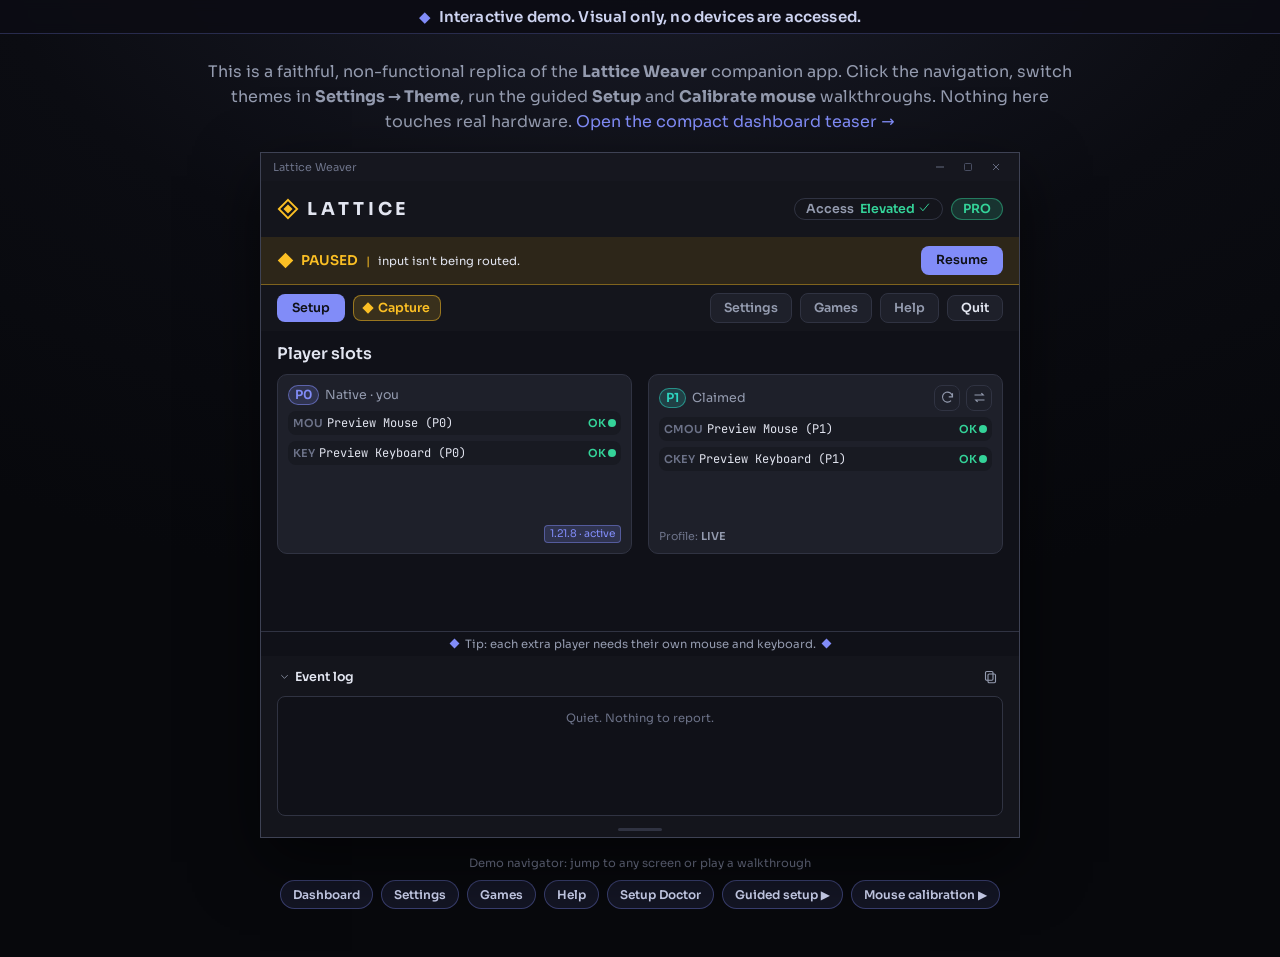
<file: weaver-demo/index.html>
<!DOCTYPE html>
<html lang="en">
<head>
<meta charset="utf-8" />
<meta name="viewport" content="width=device-width, initial-scale=1" />
<title>Lattice Weaver: Interactive Demo</title>
<meta name="description" content="Explore the Lattice Weaver companion app's interface in your browser. Visual and navigational only. No devices are accessed." />
<link rel="icon" type="image/png" href="../favicon.png" />
<link rel="preconnect" href="https://fonts.googleapis.com" />
<link rel="preconnect" href="https://fonts.gstatic.com" crossorigin />
<link href="https://fonts.googleapis.com/css2?family=Sora:wght@400;600;700&family=Chakra+Petch:wght@400;600;700&family=Space+Grotesk:wght@400;600;700&family=Saira:wght@400;600;700&family=JetBrains+Mono:wght@400&display=swap" rel="stylesheet" />
<link rel="stylesheet" href="css/weaver.css" />
</head>
<body>

<div class="demo-notice">
  <span class="dot">◆</span>
  <span>Interactive demo. Visual only, no devices are accessed. <a class="open-newtab" href="index.html" target="_blank" rel="noopener">Open in a new tab</a></span>
</div>

<div class="demo-stage">
  <div class="demo-sub" id="intro">
    This is a faithful, non-functional replica of the <b>Lattice Weaver</b> companion app.
    Click the navigation, switch themes in <b>Settings → Theme</b>, run the guided
    <b>Setup</b> and <b>Calibrate mouse</b> walkthroughs. Nothing here touches real hardware.
    <a href="teaser.html" target="_blank" rel="noopener">Open the compact dashboard teaser →</a>
  </div>

  <div class="weaver-scaler" id="scaler">
  <div class="weaver-window" id="window">

    <!-- ===== titlebar (28px) ===== -->
    <div class="wv-titlebar">
      <div class="title">Lattice Weaver</div>
      <div class="wv-caption">
        <div class="wv-capbtn" title="Minimize to tray" data-icon="minimize"></div>
        <div class="wv-capbtn disabled" data-icon="maximize"></div>
        <div class="wv-capbtn" title="Close to tray" data-icon="close"></div>
      </div>
    </div>

    <!-- ===== header (56px) ===== -->
    <div class="wv-header">
      <div class="wv-brand">
        <span class="wv-jewel" id="headJewel" data-jewel></span>
        <span class="wv-wordmark">LATTICE</span>
      </div>
      <div class="wv-header-right">
        <div class="wv-chip access" title="Elevated access (demo)">
          <span class="k">Access</span>
          <span class="v">Elevated <span data-icon="check"></span></span>
        </div>
        <div class="wv-chip license lic" id="licenseChip" title="PRO (demo)">PRO</div>
      </div>
    </div>

    <!-- ===== banner strip (routing state) ===== -->
    <div class="wv-banner" id="banner">
      <span class="bdot"><span class="diamond"></span></span>
      <span class="prefix" id="bannerPrefix">PAUSED</span>
      <span class="sep">|</span>
      <span class="rest" id="bannerRest">input isn't being routed.</span>
      <span class="spacer"></span>
      <button class="btn primary" id="resumeBtn">Resume</button>
    </div>

    <!-- ===== toolbar (46px) ===== -->
    <div class="wv-toolbar">
      <button class="btn primary" id="setupBtn">Setup</button>
      <div class="capbtn" id="captureBtn"><span class="cdot"></span><span>Capture</span></div>
      <div class="right">
        <button class="navbtn" data-nav="settings">Settings</button>
        <button class="navbtn" data-nav="games">Games</button>
        <button class="navbtn" data-nav="help">Help</button>
        <button class="btn secondary" id="quitBtn">Quit</button>
      </div>
    </div>

    <!-- ===== body ===== -->
    <div class="wv-body" id="body">

      <!-- ---------- Dashboard ---------- -->
      <section class="screen active" data-screen="dashboard">
        <div class="section-title">Player slots</div>
        <div class="slots-grid" id="slotsGrid"></div>
      </section>

      <!-- ---------- Settings ---------- -->
      <section class="screen" data-screen="settings">
        <div class="page-head">
          <button class="iconbtn" data-home data-icon="back"></button>
          <div class="title">Settings</div>
        </div>
        <div class="page-rule"></div>
        <div class="tab-strip">
          <button class="navbtn active" data-stab="app">App</button>
          <button class="navbtn" data-stab="theme">Theme</button>
        </div>
        <div data-settings-tab="app" id="settingsApp"></div>
        <div data-settings-tab="theme" id="settingsTheme" style="display:none"></div>
      </section>

      <!-- ---------- Games ---------- -->
      <section class="screen" data-screen="games">
        <div class="page-head">
          <button class="iconbtn" data-home data-icon="back"></button>
          <div class="title">Games</div>
        </div>
        <div class="page-rule"></div>
        <div class="games-top"><button class="btn secondary">Install adapter…</button></div>
        <div id="gamesList"></div>
      </section>

      <!-- ---------- Setup Doctor ---------- -->
      <section class="screen" data-screen="doctor">
        <div class="page-head">
          <button class="iconbtn" data-home data-icon="back"></button>
          <div class="title">Setup Doctor</div>
        </div>
        <div class="page-rule"></div>
        <div class="doctor-top">
          <span class="lastrun">last run 21:52:37</span>
          <button class="btn primary" id="repairAll">Repair all</button>
        </div>
        <div id="doctorChecks"></div>
        <div style="height:4px"></div>
        <div class="section-title" style="font-size:var(--sz-label);color:var(--muted)">TOOLS</div>
        <div class="tools-row" style="margin-top:6px">
          <button class="btn secondary">Verify device locks</button>
          <button class="btn secondary">Input health check</button>
          <button class="btn secondary" id="calibrateBtn">Calibrate mouse</button>
        </div>
      </section>

      <!-- ---------- Help ---------- -->
      <section class="screen" data-screen="help">
        <div class="page-head">
          <button class="iconbtn" data-home data-icon="back"></button>
          <div class="title">Help</div>
        </div>
        <div class="page-rule"></div>

        <div class="card help-about">
          <span class="jewel" data-jewel></span>
          <div>
            <div class="v1">Lattice Weaver v2.0.0</div>
            <div class="v2">build 995614d+ · 2026-10-15 · debug</div>
            <div class="v3">Local cooperative play in which each player uses their own keyboard and mouse in their own instance.</div>
          </div>
        </div>
        <div style="height:12px"></div>

        <div class="help-cols">
          <div class="card help-card help-links">
            <div class="ht">Links &amp; Support</div>
            <div class="chip-row">
              <a class="link-chip" href="https://modrinth.com/mod/latticework" target="_blank" rel="noopener">Modrinth <span data-icon="extlink"></span></a>
              <a class="link-chip" href="https://bide.cx/" target="_blank" rel="noopener">Lattice <span data-icon="extlink"></span></a>
              <a class="link-chip" href="https://polar.sh/lattice" target="_blank" rel="noopener">Polar <span data-icon="extlink"></span></a>
            </div>
            <div class="chip-row">
              <a class="link-chip" href="https://github.com/bideco/lattice" target="_blank" rel="noopener">GitHub <span data-icon="extlink"></span></a>
              <a class="link-chip" href="mailto:support@bide.cx">Email <span data-icon="extlink"></span></a>
              <a class="link-chip" href="https://ko-fi.com/" target="_blank" rel="noopener">Donate <span data-icon="extlink"></span></a>
            </div>
            <div style="height:12px"></div>
            <button class="btn secondary full" id="sendDiag"><span data-icon="upload"></span> Send diagnostics</button>
          </div>

          <div class="card help-card help-routing">
            <div class="ht">How routing works</div>
            <div class="hbody">Lattice claims each additional mouse and keyboard so that Windows no longer sees them, then routes their input into that player's game window. The host (P0) keeps its own devices. Your device bindings are never released automatically. Pausing routing or closing Lattice leaves every binding in place; a peripheral stays bound until you release it yourself.</div>
          </div>
        </div>
        <div style="height:12px"></div>

        <div class="card help-problems">
          <div class="ht">Common problems</div>
          <div class="faq"><span class="lead">Routing is</span> <span class="word warn">Paused</span> <span>and no input is being routed. Routing never resumes on its own; please select Resume, or the Capture button. This is deliberate, so that a reconnecting device cannot silently take your input.</span></div>
          <div class="faq"><span class="lead">A device is</span> <span class="word bad">Missing</span> <span>and has dropped. Please reconnect it, then select Repair on the slot's card. If it has moved to another port, select Reassign instead.</span></div>
          <div class="faq"><span class="lead">Two identical devices are</span> <span class="word warn">Ambiguous</span> <span>and cannot be told apart. Please run Verify in the Setup Doctor, then operate the device you intend to use. Selection is always by physical input, never from a raw list.</span></div>
          <div class="faq"><span class="lead">A player has no input in their game.</span> <span>Each additional player requires its own game window, one instance per player, and that window must be linked. Please confirm that the slot shows an active instance.</span></div>
          <div class="faq"><span class="lead">The application reports that administrator access is required.</span> <span>Applying device locks requires elevation. Please use the Access control in the header to relaunch; Windows will present a User Account Control prompt.</span></div>
          <div class="faq"><span class="lead">Your own mouse or keyboard appears to have been claimed.</span> <span>The host (P0) is never claimed. If a native device was moved to a player slot, please open Reassign and release it back to native. The host always retains its own devices.</span></div>
        </div>
      </section>

    </div><!-- /body -->

    <!-- ===== tips ===== -->
    <div class="wv-tips" id="tips">
      <span class="tdiamond"></span>
      <span id="tipText">Tip: each extra player needs their own mouse and keyboard.</span>
      <span class="tdiamond"></span>
    </div>

    <!-- ===== event log ===== -->
    <div class="wv-log">
      <div class="loghead" id="logHead">
        <span class="caret" id="logCaret" data-icon="chevdown"></span>
        <span class="lt">Event log</span>
        <span class="copy iconbtn" title="Copy the full log" data-icon="copy" style="border:none;background:none;color:var(--muted)"></span>
      </div>
      <div class="logbox" id="logBox"><div class="empty">Quiet. Nothing to report.</div></div>
    </div>

    <!-- ===== resize grip ===== -->
    <div class="wv-grip"><div class="bar"></div></div>

    <!-- ===== modal layer ===== -->
    <div class="wv-scrim" id="scrim"></div>
    <div class="wv-toast" id="toast"></div>

  </div><!-- /window -->
  </div><!-- /scaler -->

  <div class="demo-nav" id="demoNav">
    <span class="lbl">Demo navigator: jump to any screen or play a walkthrough</span>
    <button data-go="dashboard">Dashboard</button>
    <button data-go="settings">Settings</button>
    <button data-go="games">Games</button>
    <button data-go="help">Help</button>
    <button data-go="doctor">Setup Doctor</button>
    <button data-flow="guided">Guided setup ▶</button>
    <button data-flow="calibration">Mouse calibration ▶</button>
  </div>
</div><!-- /stage -->

<script src="js/themes.js"></script>
<script src="js/weaver.js"></script>
</body>
</html>
</file>
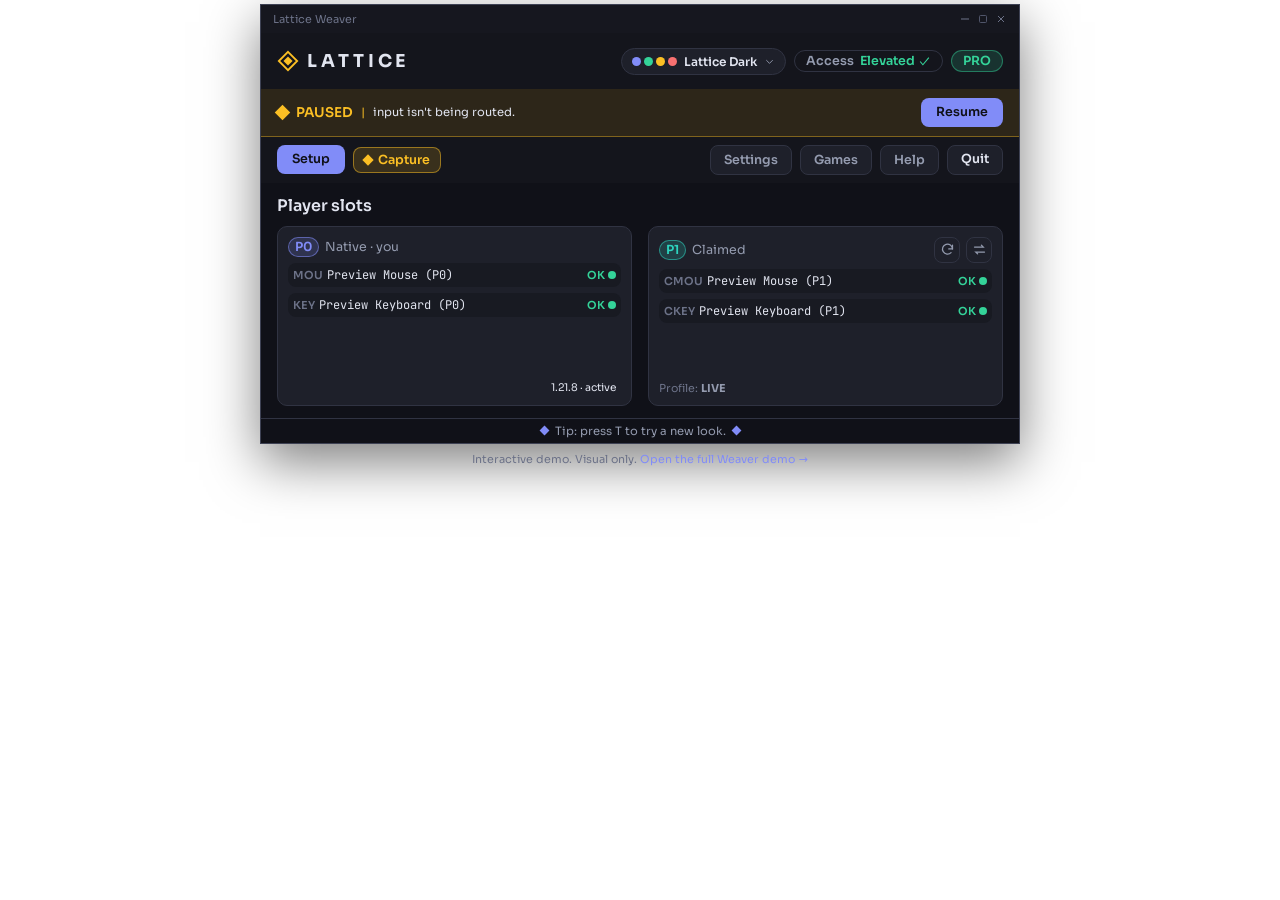
<file: weaver-demo/teaser.html>
<!DOCTYPE html>
<html lang="en">
<head>
<meta charset="utf-8" />
<meta name="viewport" content="width=device-width, initial-scale=1" />
<title>Lattice Weaver: Dashboard</title>
<meta name="description" content="A themed, interactive preview of the Lattice Weaver dashboard. Visual only." />
<link rel="preconnect" href="https://fonts.googleapis.com" />
<link rel="preconnect" href="https://fonts.gstatic.com" crossorigin />
<link href="https://fonts.googleapis.com/css2?family=Sora:wght@400;600;700&family=JetBrains+Mono:wght@400&display=swap" rel="stylesheet" />
<style>
/* Tokens ported from companion/src/gui/theme.rs; overwritten per-theme by JS. */
:root{
  --bg:#101118;--titlebar:#16171F;--panel:#14151C;--window-border:#3E4254;--card:#1E202A;
  --elevated:#262A38;--row-bg:#181A22;--stroke:#303342;--stroke-hover:#3E4254;--text:#E2E5F0;
  --muted:#949BAF;--faint:#6C7288;--text-disabled:#50556A;--accent:#818CF8;--accent-hover:#97A0FA;
  --ok:#34D399;--warn:#FBBF24;--bad:#F87171;--p0:var(--accent);--p1:#2DD4BF;--p2:#E879F9;--p3:#38BDF8;
  --r-btn:8px;--r-card:10px;--r-pill:999px;--ui-font:'Sora',system-ui,sans-serif;--mono:'JetBrains Mono',monospace;
}
*{box-sizing:border-box}html,body{margin:0;padding:0}
body{font-family:var(--ui-font);color:var(--text);background:transparent;display:flex;justify-content:center;padding:4px;overflow-x:hidden}
.scaler{transform-origin:top center}
.win{width:760px;background:var(--bg);border:1px solid var(--window-border);box-shadow:0 18px 50px rgba(0,0,0,.5);display:flex;flex-direction:column;font-size:13.5px}
.tb{height:28px;background:var(--titlebar);display:flex;align-items:center;justify-content:space-between;padding:0 12px}
.tb .t{font-size:11px;color:var(--faint)}
.tb .caps{display:flex;gap:6px;color:var(--faint)}
.tb .caps svg{width:12px;height:12px}
.hd{height:56px;background:var(--panel);display:flex;align-items:center;justify-content:space-between;padding:0 16px}
.brand{display:flex;align-items:center;gap:8px}
.jewel{width:22px;height:22px;color:var(--warn)}
.word{font-weight:700;font-size:17.8px;letter-spacing:.22em}
.hr{display:flex;align-items:center;gap:8px}
.chip{display:inline-flex;align-items:center;gap:6px;height:22px;padding:0 11px;border-radius:var(--r-pill);font-weight:600;font-size:12.5px;white-space:nowrap}
.chip.acc{border:1px solid var(--stroke)}.chip.acc .k{color:var(--muted)}.chip.acc .v{color:var(--ok);display:inline-flex;gap:3px;align-items:center}.chip.acc .v svg{width:13px;height:13px}
.chip.lic{color:var(--ok);background:color-mix(in srgb,var(--ok) 16%,transparent);border:1px solid color-mix(in srgb,var(--ok) 45%,transparent)}
.banner{display:flex;align-items:center;gap:8px;padding:9px 16px;background:color-mix(in srgb,var(--warn) 12%,transparent);border-bottom:1px solid color-mix(in srgb,var(--warn) 40%,transparent)}
.banner .d{width:11px;height:11px;background:var(--warn);transform:rotate(45deg)}
.banner .px{font-weight:600;color:var(--warn)}.banner .sp{color:var(--warn);font-size:11.5px}.banner .rt{font-size:11.5px}.banner .fill{flex:1}
.btn{font-family:var(--ui-font);font-weight:600;font-size:12.5px;border-radius:var(--r-btn);cursor:pointer;border:1px solid transparent;line-height:1}
.btn.pri{background:var(--accent);color:var(--bg);padding:7px 14px}.btn.pri:hover{background:var(--accent-hover)}
.btn.sec{background:var(--card);color:var(--text);border-color:var(--stroke);padding:6px 13px}.btn.sec:hover{background:var(--elevated);border-color:var(--stroke-hover)}
.nav{font-family:var(--ui-font);font-weight:600;font-size:12.5px;padding:6px 13px;border-radius:var(--r-btn);background:var(--card);color:var(--muted);border:1px solid var(--stroke);cursor:default}
.tool{height:46px;background:var(--panel);display:flex;align-items:center;gap:8px;padding:0 16px}
.tool .cap{display:inline-flex;align-items:center;gap:6px;padding:4px 10px;border-radius:var(--r-btn);font-weight:600;font-size:12.5px;color:var(--warn);background:color-mix(in srgb,var(--warn) 16%,transparent);border:1px solid color-mix(in srgb,var(--warn) 50%,transparent)}
.tool .cap .cd{width:8px;height:8px;background:var(--warn);transform:rotate(45deg)}
.tool .right{margin-left:auto;display:flex;gap:8px}
.body{background:var(--bg);padding:12px 16px}
.stitle{font-weight:600;font-size:16px}
.grid{display:grid;grid-template-columns:1fr 1fr;gap:16px;margin-top:10px}
.card{background:var(--card);border:1px solid var(--stroke);border-radius:var(--r-card);padding:10px;min-height:180px;display:flex;flex-direction:column}
.sh{display:flex;align-items:center;gap:6px}
.bd{display:inline-flex;align-items:center;height:20px;padding:0 6px;border-radius:var(--r-pill);font-weight:600;font-size:12.5px}
.role{font-size:12.5px;color:var(--muted)}
.ic{margin-left:auto;display:flex;gap:6px}.ic .b{width:26px;height:26px;display:grid;place-items:center;border-radius:var(--r-btn);background:var(--card);border:1px solid var(--stroke);color:var(--muted)}.ic .b svg{width:15px;height:15px}
.row{display:flex;align-items:center;gap:4px;background:var(--row-bg);border-radius:var(--r-btn);padding:4px 5px;margin-top:6px}
.row .k{font-weight:600;font-size:11px;color:var(--faint)}.row .n{font-family:var(--mono);font-size:12px}
.row .s{margin-left:auto;display:inline-flex;align-items:center;gap:3px;font-weight:600;font-size:11px;color:var(--ok)}.row .s .dot{width:8px;height:8px;border-radius:50%;background:var(--ok)}
.foot{margin-top:auto;padding-top:8px;display:flex;align-items:center}
.foot .pf{font-size:11px;color:var(--faint)}.foot .pf b{color:var(--muted);margin-left:3px}
.foot .chips{margin-left:auto}
.inst{font-size:10.5px;padding:1.5px 5px;border-radius:4px;color:var(--p0);background:color-mix(in srgb,var(--p0) 18%,transparent);border:1px solid color-mix(in srgb,var(--p0) 45%,transparent)}
.tips{background:var(--bg);border-top:1px solid var(--stroke);display:flex;align-items:center;justify-content:center;gap:7px;padding:5px 16px;color:var(--muted);font-size:11.5px}
.tips .d{width:7px;height:7px;background:var(--accent);transform:rotate(45deg)}
/* theme picker */
.tp{position:relative}
.tp .cur{display:flex;align-items:center;gap:7px;padding:5px 10px;border-radius:var(--r-pill);background:var(--card);border:1px solid var(--stroke);color:var(--text);font-size:12px;font-weight:600;cursor:pointer}
.tp .cur svg{width:11px;height:11px;color:var(--muted)}
.tp .cur .sw{display:inline-flex;gap:3px}.tp .cur .sw i{width:9px;height:9px;border-radius:50%}
.tp .menu{position:absolute;z-index:20;top:calc(100% + 4px);right:0;min-width:220px;max-height:300px;overflow-y:auto;background:var(--elevated);border:1px solid var(--stroke);border-radius:var(--r-btn);padding:4px;display:none;box-shadow:0 10px 30px rgba(0,0,0,.5)}
.tp.open .menu{display:block}
.tp .opt{display:flex;align-items:center;gap:8px;padding:6px 8px;border-radius:6px;cursor:pointer;font-size:12.5px}
.tp .opt:hover{background:color-mix(in srgb,var(--accent) 14%,transparent)}
.tp .opt.sel{background:color-mix(in srgb,var(--accent) 18%,transparent);outline:1px solid var(--accent)}
.tp .opt .sw{margin-left:auto;display:inline-flex;gap:3px}.tp .opt .sw i{width:9px;height:9px;border-radius:50%}
.note{text-align:center;color:var(--faint);font-size:11px;padding:8px 0 2px}
.note a{color:var(--accent);text-decoration:none}
</style>
</head>
<body>
<div class="scaler" id="scaler">
<div class="win" id="win">
  <div class="tb">
    <div class="t">Lattice Weaver</div>
    <div class="caps">
      <svg viewBox="0 0 24 24" fill="none" stroke="currentColor" stroke-width="2"><path d="M4 12h16"/></svg>
      <svg viewBox="0 0 24 24" fill="none" stroke="currentColor" stroke-width="2" style="color:var(--text-disabled)"><rect x="5" y="5" width="14" height="14" rx="2"/></svg>
      <svg viewBox="0 0 24 24" fill="none" stroke="currentColor" stroke-width="2"><path d="M6 6l12 12M18 6L6 18"/></svg>
    </div>
  </div>
  <div class="hd">
    <div class="brand">
      <span class="jewel" id="jewel"></span>
      <span class="word">LATTICE</span>
    </div>
    <div class="hr">
      <!-- theme switcher -->
      <div class="tp" id="tp">
        <div class="cur" id="tpCur"><span class="sw" id="tpSw"></span><span id="tpName">Lattice Dark</span>
          <svg viewBox="0 0 24 24" fill="none" stroke="currentColor" stroke-width="2"><path d="M5 9l7 7 7-7"/></svg></div>
        <div class="menu" id="tpMenu"></div>
      </div>
      <div class="chip acc"><span class="k">Access</span><span class="v">Elevated
        <svg viewBox="0 0 24 24" fill="none" stroke="currentColor" stroke-width="2"><path d="M4 12l5 6L20 5"/></svg></span></div>
      <div class="chip lic">PRO</div>
    </div>
  </div>
  <div class="banner">
    <span class="d"></span><span class="px">PAUSED</span><span class="sp">|</span>
    <span class="rt">input isn't being routed.</span><span class="fill"></span>
    <button class="btn pri">Resume</button>
  </div>
  <div class="tool">
    <button class="btn pri">Setup</button>
    <span class="cap"><span class="cd"></span>Capture</span>
    <div class="right">
      <span class="nav">Settings</span><span class="nav">Games</span><span class="nav">Help</span>
      <button class="btn sec">Quit</button>
    </div>
  </div>
  <div class="body">
    <div class="stitle">Player slots</div>
    <div class="grid">
      <div class="card" style="--slotc:var(--p0)">
        <div class="sh">
          <span class="bd" style="color:var(--p0);background:color-mix(in srgb,var(--p0) 18%,transparent);border:1px solid color-mix(in srgb,var(--p0) 55%,transparent)">P0</span>
          <span class="role">Native · you</span>
        </div>
        <div class="row"><span class="k">MOU</span><span class="n">Preview Mouse (P0)</span><span class="s">OK<span class="dot"></span></span></div>
        <div class="row"><span class="k">KEY</span><span class="n">Preview Keyboard (P0)</span><span class="s">OK<span class="dot"></span></span></div>
        <div class="foot"><span class="chips"><span class="inst" style="--p0:var(--p0)">1.21.8 · active</span></span></div>
      </div>
      <div class="card" style="--slotc:var(--p1)">
        <div class="sh">
          <span class="bd" style="color:var(--p1);background:color-mix(in srgb,var(--p1) 18%,transparent);border:1px solid color-mix(in srgb,var(--p1) 55%,transparent)">P1</span>
          <span class="role">Claimed</span>
          <span class="ic">
            <span class="b"><svg viewBox="0 0 24 24" fill="none" stroke="currentColor" stroke-width="2" stroke-linecap="round"><path d="M20 11a8 8 0 1 0-2.3 6"/><path d="M20 5v6h-6"/></svg></span>
            <span class="b"><svg viewBox="0 0 24 24" fill="none" stroke="currentColor" stroke-width="2" stroke-linecap="round"><path d="M4 8h14l-3-3M20 16H6l3 3"/></svg></span>
          </span>
        </div>
        <div class="row"><span class="k">CMOU</span><span class="n">Preview Mouse (P1)</span><span class="s">OK<span class="dot"></span></span></div>
        <div class="row"><span class="k">CKEY</span><span class="n">Preview Keyboard (P1)</span><span class="s">OK<span class="dot"></span></span></div>
        <div class="foot"><span class="pf">Profile:<b>LIVE</b></span></div>
      </div>
    </div>
  </div>
  <div class="tips"><span class="d"></span><span>Tip: press T to try a new look.</span><span class="d"></span></div>
</div>
<div class="note">Interactive demo. Visual only. <a href="index.html" target="_blank" rel="noopener">Open the full Weaver demo →</a></div>
</div>

<script src="js/themes.js"></script>
<script>
(function(){
  "use strict";
  var win = document.getElementById("win");
  function themeById(id){return WEAVER_THEMES.find(function(t){return t.id===id;})||WEAVER_THEMES[0];}
  function apply(id){
    var t=themeById(id),k=t.tokens,m={
      "--bg":k.bg,"--titlebar":k.titlebar,"--panel":k.panel,"--window-border":k.window_border,"--card":k.card,
      "--elevated":k.elevated,"--row-bg":k.row_bg,"--stroke":k.stroke,"--stroke-hover":k.stroke_hover,"--text":k.text,
      "--muted":k.muted,"--faint":k.faint,"--text-disabled":k.text_disabled,"--accent":k.accent,
      "--accent-hover":k.accent_hover,"--ok":k.ok,"--warn":k.warn,"--bad":k.bad,"--p0":k.accent};
    for(var key in m) win.style.setProperty(key,m[key]);
    document.getElementById("tpName").textContent=t.name;
    document.getElementById("tpSw").innerHTML=sw(t);
    fit();
  }
  function sw(t){return [t.tokens.accent,t.tokens.ok,t.tokens.warn,t.tokens.bad].map(function(c){return '<i style="background:'+c+'"></i>';}).join("");}
  // jewel
  document.getElementById("jewel").innerHTML='<svg viewBox="0 0 24 24" width="100%" height="100%"><polygon points="12,2 22,12 12,22 2,12" fill="none" stroke="currentColor" stroke-width="2"/><polygon points="12,7 17,12 12,17 7,12" fill="currentColor"/></svg>';
  // menu
  var menu=document.getElementById("tpMenu");
  WEAVER_THEMES.forEach(function(t){
    var o=document.createElement("div");o.className="opt"+(t.id==="lattice"?" sel":"");
    o.innerHTML='<span>'+t.name+'</span><span class="sw">'+sw(t)+'</span>';
    o.addEventListener("click",function(e){e.stopPropagation();menu.querySelectorAll(".opt").forEach(function(x){x.classList.remove("sel");});o.classList.add("sel");document.getElementById("tp").classList.remove("open");apply(t.id);});
    menu.appendChild(o);
  });
  document.getElementById("tpCur").addEventListener("click",function(e){e.stopPropagation();document.getElementById("tp").classList.toggle("open");});
  document.addEventListener("click",function(){document.getElementById("tp").classList.remove("open");});
  // T key cycles
  var idx=0;
  document.addEventListener("keydown",function(e){
    if(e.key==="t"||e.key==="T"){var n=WEAVER_THEMES.length;idx=((WEAVER_THEMES.findIndex(function(t){return document.getElementById("tpName").textContent===t.name;})+(e.shiftKey?-1:1))%n+n)%n;var th=WEAVER_THEMES[idx];menu.querySelectorAll(".opt").forEach(function(x,i){x.classList.toggle("sel",i===idx);});apply(th.id);}
  });
  function fit(){var s=document.getElementById("scaler");var avail=Math.min(window.innerWidth-8,760);var sc=Math.min(1,avail/760);s.style.transform="scale("+sc+")";s.style.width="760px";s.style.height=(document.getElementById("win").offsetHeight+28)*sc+"px";}
  window.addEventListener("resize",fit);
  if(document.fonts&&document.fonts.ready)document.fonts.ready.then(fit);
  apply("lattice");fit();setTimeout(fit,400);
})();
</script>
</body>
</html>
</file>
<file: weaver-demo/css/weaver.css>
/* ==========================================================================
   Lattice Weaver. Interactive static replica of the egui companion GUI.
   Design tokens, type scale, radii, and spacing are ported 1:1 from
   companion/src/gui/theme.rs. Colors are applied as CSS custom properties set
   per-theme by js/themes.js; switching a theme recolors everything live.
   ========================================================================== */

/* ---- OpenDyslexic (accessibility font toggle), via @fontsource on jsdelivr.
   Falls back gracefully if the CDN is unavailable. ------------------------- */
@font-face {
  font-family: "OpenDyslexic";
  font-style: normal;
  font-weight: 400;
  font-display: swap;
  src: url("https://cdn.jsdelivr.net/npm/@fontsource/opendyslexic@5.1.0/files/opendyslexic-latin-400-normal.woff2") format("woff2");
}
@font-face {
  font-family: "OpenDyslexic";
  font-style: normal;
  font-weight: 600;
  font-display: swap;
  src: url("https://cdn.jsdelivr.net/npm/@fontsource/opendyslexic@5.1.0/files/opendyslexic-latin-700-normal.woff2") format("woff2");
}
@font-face {
  font-family: "OpenDyslexic";
  font-style: normal;
  font-weight: 700;
  font-display: swap;
  src: url("https://cdn.jsdelivr.net/npm/@fontsource/opendyslexic@5.1.0/files/opendyslexic-latin-700-normal.woff2") format("woff2");
}

/* ==========================================================================
   Tokens. The color variables are overwritten by applyTheme(); these are the
   Lattice Dark defaults so the page renders before JS runs. Radii/type/spacing
   are constants (theme.rs: R_TAG 4, R_BTN 8, R_CARD 10, R_MODAL 12, R_PILL 999;
   SZ_DISPLAY 21, SZ_TITLE 16, SZ_BODY 13.5, SZ_LABEL 12.5, SZ_CAPTION 11).
   ========================================================================== */
:root {
  --bg: #101118; --titlebar: #16171F; --panel: #14151C; --window-border: #3E4254;
  --card: #1E202A; --elevated: #262A38; --row-bg: #181A22; --stroke: #303342;
  --stroke-hover: #3E4254; --scrim: #08090E; --text: #E2E5F0; --muted: #949BAF;
  --faint: #6C7288; --text-disabled: #50556A; --accent: #818CF8;
  --accent-hover: #97A0FA; --accent-active: #6B77E8; --ok: #34D399;
  --warn: #FBBF24; --bad: #F87171;

  /* Per-slot accents (theme.rs slot_color): P0 = accent, then teal/fuchsia/sky. */
  --p0: var(--accent); --p1: #2DD4BF; --p2: #E879F9; --p3: #38BDF8;

  --r-tag: 4px; --r-btn: 8px; --r-card: 10px; --r-modal: 12px; --r-pill: 999px;
  --sz-display: 21px; --sz-title: 16px; --sz-body: 13.5px; --sz-label: 12.5px;
  --sz-caption: 11px; --sz-mono: 12px;

  --ui-font: "Sora", system-ui, sans-serif;
  --mono-font: "JetBrains Mono", ui-monospace, monospace;
}

* { box-sizing: border-box; }
html, body { margin: 0; padding: 0; }
body {
  background:
    radial-gradient(1200px 700px at 50% -10%, #1b1d2a 0%, #0b0c12 55%, #07080c 100%);
  min-height: 100vh;
  font-family: var(--ui-font);
  color: var(--text);
  overflow-x: hidden;
}

/* Embedded on the landing page: drop the opaque backdrop so the page's lattice
   shows through, and tighten the window shadow so it does not read as a block. */
html.embedded body { background: transparent; }
html.embedded .weaver-window { box-shadow: 0 16px 44px -22px rgba(0, 0, 0, 0.1); }

/* ---- persistent "visual only" disclosure banner (page chrome, not the app) -- */
.demo-notice {
  position: sticky; top: 0; z-index: 50;
  display: flex; align-items: center; justify-content: center; gap: 8px;
  padding: 7px 14px;
  font-family: var(--ui-font); font-size: 15px; font-weight: 600;
  letter-spacing: 0.01em;
  color: #cdd3f0;
  background: rgba(12, 13, 20, 0.92);
  border-bottom: 1px solid rgba(129, 140, 248, 0.25);
  backdrop-filter: blur(6px);
}
.demo-notice .dot { color: var(--accent); }
.demo-notice .open-newtab { color: var(--accent); text-decoration: none; font-weight: 600; margin-left: 4px; }
.demo-notice .open-newtab:hover { text-decoration: underline; }
/* only offer the new-tab link when the demo is embedded on the landing page */
html:not(.embedded) .demo-notice .open-newtab { display: none; }

.demo-stage {
  display: flex; flex-direction: column; align-items: center;
  padding: 26px 16px 48px;
  gap: 18px;
}
.demo-sub {
  max-width: 880px; text-align: center; color: var(--muted);
  font-size: 16px; line-height: 1.55;
}
.demo-sub a { color: var(--accent); text-decoration: none; }
.demo-sub a:hover { text-decoration: underline; }

/* The scaler keeps the fixed 760px window from overflowing narrow viewports:
   weaver.js sets transform: scale() so the desktop-shaped app is centered in a
   device frame with no horizontal page scroll. */
.weaver-scaler { transform-origin: top center; }

/* ==========================================================================
   The window shell (frameless, 1px border, mod.rs). Fixed 760px wide.
   ========================================================================== */
.weaver-window {
  width: 760px;
  background: var(--bg);
  border: 1px solid var(--window-border);
  box-shadow: 0 24px 60px rgba(0, 0, 0, 0.55);
  font-size: var(--sz-body);
  position: relative;
  user-select: none;
  display: flex; flex-direction: column;
}

/* ---- titlebar (28px, TITLEBAR) ---- */
.wv-titlebar {
  height: 28px; flex: 0 0 28px;
  background: var(--titlebar);
  display: flex; align-items: center; justify-content: space-between;
  padding: 0 12px;
}
.wv-titlebar .title { font-size: 11px; color: var(--faint); }
.wv-caption { display: flex; align-items: center; gap: 6px; }
.wv-capbtn {
  width: 22px; height: 22px; display: grid; place-items: center;
  color: var(--faint); cursor: pointer; border-radius: var(--r-btn);
}
.wv-capbtn:hover { color: var(--text); }
.wv-capbtn.disabled { color: var(--text-disabled); cursor: default; }
.wv-capbtn svg { width: 12px; height: 12px; }

/* ---- header (56px, PANEL) ---- */
.wv-header {
  height: 56px; flex: 0 0 56px;
  background: var(--panel);
  display: flex; align-items: center; justify-content: space-between;
  padding: 0 16px;
}
.wv-brand { display: flex; align-items: center; gap: 4px; }
.wv-jewel { width: 22px; height: 22px; }
.wv-wordmark {
  font-weight: 700; font-size: 17.8px; letter-spacing: 0.22em;
  color: var(--text); padding-left: 4px;
}
.wv-header-right { display: flex; align-items: center; gap: 8px; }

/* chips */
.wv-chip {
  display: inline-flex; align-items: center; gap: 6px;
  height: 22px; padding: 0 11px; border-radius: var(--r-pill);
  font-weight: 600; font-size: var(--sz-label); white-space: nowrap;
  cursor: pointer;
}
.wv-chip.access { border: 1px solid var(--stroke); background: transparent; }
.wv-chip.access .k { color: var(--muted); }
.wv-chip.access .v { color: var(--ok); display: inline-flex; align-items: center; gap: 3px; }
.wv-chip.access .v svg { width: 13px; height: 13px; }
.wv-chip.license { color: var(--ok); }
.wv-chip.license.lic { background: color-mix(in srgb, var(--ok) 16%, transparent); border: 1px solid color-mix(in srgb, var(--ok) 45%, transparent); }
.wv-chip.license.free { color: var(--accent); background: color-mix(in srgb, var(--accent) 16%, transparent); border: 1px solid color-mix(in srgb, var(--accent) 45%, transparent); }

/* ---- banner strip (routing state) ---- */
.wv-banner {
  display: flex; align-items: center; gap: 8px;
  padding: 9px 16px;
  border-bottom: 1px solid color-mix(in srgb, var(--warn) 40%, transparent);
  background: color-mix(in srgb, var(--warn) 12%, transparent);
}
.wv-banner .bdot { width: 16px; display: grid; place-items: center; }
.wv-banner .bdot .diamond { width: 11px; height: 11px; background: var(--warn); transform: rotate(45deg); }
.wv-banner .prefix { font-weight: 600; font-size: var(--sz-body); color: var(--warn); }
.wv-banner .sep { color: var(--warn); font-size: 11.5px; }
.wv-banner .rest { font-size: 11.5px; color: var(--text); }
.wv-banner .spacer { flex: 1; }
.wv-banner.waiting { background: color-mix(in srgb, var(--accent) 12%, transparent); border-bottom-color: color-mix(in srgb, var(--accent) 40%, transparent); }
.wv-banner.waiting .prefix, .wv-banner.waiting .sep { color: var(--accent); }
.wv-banner.waiting .bdot .diamond { background: var(--accent); }

/* ---- toolbar (46px, PANEL) ---- */
.wv-toolbar {
  height: 46px; flex: 0 0 46px;
  background: var(--panel);
  display: flex; align-items: center; gap: 8px;
  padding: 0 16px;
}
.wv-toolbar .right { margin-left: auto; display: flex; align-items: center; gap: 8px; }

/* ==========================================================================
   Buttons (widgets.rs)
   ========================================================================== */
.btn {
  display: inline-flex; align-items: center; justify-content: center; gap: 8px;
  font-family: var(--ui-font); font-weight: 600; font-size: var(--sz-label);
  border-radius: var(--r-btn); cursor: pointer; white-space: nowrap;
  border: 1px solid transparent; line-height: 1;
  transition: background .09s ease, border-color .09s ease, transform .05s ease;
}
.btn:active { transform: translateY(0.5px); }
.btn.primary { background: var(--accent); color: var(--bg); padding: 7px 14px; }
.btn.primary:hover { background: var(--accent-hover); }
.btn.primary:active { background: var(--accent-active); }
.btn.secondary { background: var(--card); color: var(--text); border-color: var(--stroke); padding: 6px 13px; }
.btn.secondary:hover { background: var(--elevated); border-color: var(--stroke-hover); }
.btn.danger {
  background: color-mix(in srgb, var(--bad) 14%, transparent);
  color: var(--bad);
  border-color: color-mix(in srgb, var(--bad) 45%, transparent);
  padding: 6px 13px;
}
.btn.danger:hover { background: color-mix(in srgb, var(--bad) 22%, transparent); }
.btn.compact { padding: 4px 12px; font-size: 12px; }
.btn.full { width: 100%; }
.btn svg { width: 15px; height: 15px; }

/* nav buttons */
.navbtn {
  font-family: var(--ui-font); font-weight: 600; font-size: var(--sz-label);
  padding: 6px 13px; border-radius: var(--r-btn); cursor: pointer;
  background: var(--card); color: var(--muted); border: 1px solid var(--stroke);
  transition: background .09s ease, border-color .09s ease, color .09s ease;
}
.navbtn:hover { border-color: var(--stroke-hover); color: var(--text); }
.navbtn.active {
  background: color-mix(in srgb, var(--accent) 18%, transparent);
  border-color: var(--accent); color: var(--text);
}

/* capture button (toolbar) */
.capbtn {
  display: inline-flex; align-items: center; gap: 6px;
  padding: 4px 10px; border-radius: var(--r-btn);
  font-family: var(--ui-font); font-weight: 600; font-size: var(--sz-label);
  cursor: pointer;
  color: var(--warn);
  background: color-mix(in srgb, var(--warn) 16%, transparent);
  border: 1px solid color-mix(in srgb, var(--warn) 50%, transparent);
}
.capbtn .cdot { width: 8px; height: 8px; background: var(--warn); transform: rotate(45deg); }
.capbtn.active { color: var(--ok); background: color-mix(in srgb, var(--ok) 16%, transparent); border-color: color-mix(in srgb, var(--ok) 50%, transparent); }
.capbtn.active .cdot { background: var(--ok); border-radius: 50%; transform: none; }

/* small square icon button */
.iconbtn {
  width: 26px; height: 26px; display: grid; place-items: center;
  border-radius: var(--r-btn); background: var(--card);
  border: 1px solid var(--stroke); color: var(--muted); cursor: pointer;
}
.iconbtn:hover { background: var(--elevated); border-color: var(--stroke-hover); color: var(--text); }
.iconbtn svg { width: 15px; height: 15px; }

/* ==========================================================================
   Body + screens
   ========================================================================== */
.wv-body {
  background: var(--bg);
  padding: 12px 16px;
  flex: 1 1 auto;
  min-height: 300px;
}
.screen { display: none; }
.screen.active { display: block; }

.page-head { display: flex; align-items: center; position: relative; margin-bottom: 8px; }
.page-head .title {
  position: absolute; left: 0; right: 0; text-align: center;
  font-weight: 600; font-size: var(--sz-title); color: var(--text);
  pointer-events: none;
}
.page-rule { height: 1px; background: var(--stroke); margin: 8px 0; }

.section-title { font-weight: 600; font-size: var(--sz-title); color: var(--text); }

/* cards */
.card {
  background: var(--card); border: 1px solid var(--stroke);
  border-radius: var(--r-card); padding: 14px;
}

/* ---- Dashboard ---- */
.slots-grid { display: grid; grid-template-columns: 1fr 1fr; gap: 16px 16px; margin-top: 10px; }
.slot-card {
  background: var(--card); border: 1px solid var(--stroke);
  border-radius: var(--r-card); padding: 10px;
  min-height: 180px; display: flex; flex-direction: column; position: relative;
}
.slot-card.degraded { border-color: color-mix(in srgb, var(--bad) 50%, transparent); }
.slot-card.flash { box-shadow: 0 0 0 2px var(--slotc, var(--accent)) inset; }
.slot-head { display: flex; align-items: center; gap: 6px; }
.slot-badge {
  display: inline-flex; align-items: center; height: 20px; padding: 0 6px;
  border-radius: var(--r-pill); font-weight: 600; font-size: var(--sz-label);
}
.slot-role { font-size: var(--sz-label); color: var(--muted); }
.slot-head .right { margin-left: auto; display: flex; gap: 6px; }
.chip-degraded {
  display: inline-flex; align-items: center; gap: 5px; height: 18px; padding: 0 8px;
  border-radius: var(--r-pill); font-weight: 600; font-size: var(--sz-label);
  color: var(--bad); background: color-mix(in srgb, var(--bad) 14%, transparent);
  border: 1px solid color-mix(in srgb, var(--bad) 45%, transparent);
}
.chip-degraded .ring { width: 7px; height: 7px; border-radius: 50%; border: 1.5px solid var(--bad); }

.dev-row {
  display: flex; align-items: center; gap: 4px;
  background: var(--row-bg); border-radius: var(--r-btn);
  padding: 4px 5px; margin-top: 6px;
}
.dev-row.bad {
  background: color-mix(in srgb, var(--bad) 8%, transparent);
  border: 1px solid color-mix(in srgb, var(--bad) 35%, transparent);
}
.dev-row .kind { font-weight: 600; font-size: 11px; color: var(--faint); }
.dev-row .name { font-family: var(--mono-font); font-size: 12px; color: var(--text); }
.dev-row .status { margin-left: auto; display: inline-flex; align-items: center; gap: 2px; font-weight: 600; font-size: var(--sz-caption); color: var(--ok); }
.dev-row .status .sdot { width: 8px; height: 8px; border-radius: 50%; background: var(--ok); }
.dev-row.bad .kind { color: var(--text); }

.slot-foot { margin-top: auto; padding-top: 8px; display: flex; align-items: center; }
.slot-foot .profile { font-size: 11px; color: var(--faint); }
.slot-foot .profile b { color: var(--muted); font-weight: 600; margin-left: 3px; }
.slot-foot .chips { margin-left: auto; display: flex; gap: 4px; }
.inst-chip {
  font-size: 10.5px; padding: 1.5px 5px; border-radius: var(--r-tag);
  color: var(--slotc, var(--accent));
  background: color-mix(in srgb, var(--slotc, var(--accent)) 18%, transparent);
  border: 1px solid color-mix(in srgb, var(--slotc, var(--accent)) 45%, transparent);
}

/* empty slot */
.slot-empty {
  display: flex; flex-direction: column; align-items: center; justify-content: center;
  text-align: center; gap: 2px;
  border: 1px solid color-mix(in srgb, var(--p1) 50%, transparent);
  background: transparent;
}
.slot-empty .t1 { font-weight: 600; font-size: var(--sz-body); color: var(--text); margin-top: 8px; }
.slot-empty .t2 { font-size: 11.5px; color: var(--muted); max-width: 240px; }
.slot-empty .t3 { font-size: 11px; color: var(--faint); margin-top: 6px; }

/* tips + log */
.wv-tips {
  background: var(--bg); border-top: 1px solid var(--stroke);
  display: flex; align-items: center; justify-content: center; gap: 7px;
  padding: 5px 16px; color: var(--muted); font-size: 11.5px;
}
.wv-tips .tdiamond { width: 7px; height: 7px; background: var(--accent); transform: rotate(45deg); }
.wv-log { background: var(--panel); padding: 8px 16px; }
.wv-log .loghead { display: flex; align-items: center; gap: 2px; cursor: pointer; }
.wv-log .caret { width: 14px; height: 14px; display: grid; place-items: center; color: var(--muted); }
.wv-log .caret svg { width: 11px; height: 11px; }
.wv-log .loghead .lt { font-weight: 600; font-size: var(--sz-label); color: var(--text); margin-left: 2px; }
.wv-log .loghead .copy { margin-left: auto; }
.wv-log .logbox {
  margin-top: 6px; background: var(--bg); border: 1px solid var(--stroke);
  border-radius: var(--r-btn); padding: 6px 10px; height: 120px; overflow-y: auto;
}
.wv-log .logbox.collapsed { display: none; }
.wv-log .empty { text-align: center; color: var(--faint); font-size: 11.5px; padding: 8px 0; }
.wv-log .line { font-family: var(--mono-font); font-size: 12px; color: var(--text); padding: 1px 2px; border-radius: 4px; }
.wv-log .line:hover { background: color-mix(in srgb, var(--accent) 10%, transparent); }

/* grip */
.wv-grip { background: var(--panel); padding: 4px 0 6px; display: grid; place-items: center; }
.wv-grip .bar { width: 44px; height: 3px; border-radius: var(--r-pill); background: var(--stroke); }

/* ---- Settings ---- */
.tab-strip { display: flex; gap: 6px; margin-bottom: 12px; }
.setting {
  background: var(--card); border: 1px solid var(--stroke);
  border-radius: var(--r-card); padding: 14px; margin-bottom: 10px;
  display: flex; align-items: flex-start; gap: 12px;
}
.setting .meta { flex: 1; }
.setting .meta .st { font-size: var(--sz-body); color: var(--text); }
.setting .meta .sb { font-size: 11px; color: var(--muted); margin-top: 3px; line-height: 1.45; }
.setting .control { display: flex; align-items: center; gap: 8px; flex: 0 0 auto; }

/* toggle */
.toggle { width: 38px; height: 20px; border-radius: var(--r-pill); background: var(--stroke); position: relative; cursor: pointer; transition: background .09s ease; }
.toggle .knob { position: absolute; top: 3px; left: 3px; width: 14px; height: 14px; border-radius: 50%; background: var(--muted); transition: left .09s ease, background .09s ease; }
.toggle.on { background: var(--accent); }
.toggle.on .knob { left: 21px; background: var(--text); }

/* select (dropdown) */
.wv-select {
  position: relative; min-width: 200px;
}
.wv-select .cur {
  display: flex; align-items: center; justify-content: space-between; gap: 8px;
  padding: 6px 12px; border-radius: var(--r-btn);
  background: var(--card); border: 1px solid var(--stroke); color: var(--text);
  font-size: var(--sz-label); cursor: pointer;
}
.wv-select .cur:hover { border-color: var(--stroke-hover); background: var(--elevated); }
.wv-select .cur svg { width: 12px; height: 12px; color: var(--muted); }
.wv-select .menu {
  position: absolute; z-index: 20; top: calc(100% + 4px); right: 0; left: 0;
  max-height: 260px; overflow-y: auto;
  background: var(--elevated); border: 1px solid var(--stroke);
  border-radius: var(--r-btn); padding: 4px; display: none;
  box-shadow: 0 8px 24px rgba(0,0,0,0.45);
}
.wv-select.open .menu { display: block; }
.wv-select .opt {
  display: flex; align-items: center; gap: 8px; padding: 6px 8px;
  border-radius: 6px; cursor: pointer; font-size: var(--sz-label); color: var(--text);
}
.wv-select .opt:hover { background: color-mix(in srgb, var(--accent) 14%, transparent); }
.wv-select .opt.sel { background: color-mix(in srgb, var(--accent) 18%, transparent); outline: 1px solid var(--accent); }
.wv-select .opt .sw { display: inline-flex; gap: 3px; margin-left: auto; }
.wv-select .opt .sw i { width: 9px; height: 9px; border-radius: 50%; display: inline-block; }

/* ---- Help ---- */
.help-cols { display: grid; grid-template-columns: 1fr 1fr; gap: 12px; }
.help-about { display: flex; align-items: center; gap: 16px; }
.help-about .jewel { width: 26px; height: 26px; flex: 0 0 26px; }
.help-about .v1 { font-weight: 600; font-size: 15px; color: var(--text); }
.help-about .v2 { font-size: 10.5px; color: var(--faint); margin-top: 2px; }
.help-about .v3 { font-size: 11.5px; color: var(--muted); margin-top: 4px; line-height: 1.45; }
.help-card .ht { font-weight: 600; font-size: 15px; color: var(--text); }
.help-links { text-align: center; }
.chip-row { display: flex; justify-content: center; gap: 6px; margin-top: 12px; flex-wrap: wrap; }
.link-chip {
  display: inline-flex; align-items: center; gap: 5px;
  padding: 5.5px 11px; border-radius: var(--r-pill);
  color: var(--accent); background: color-mix(in srgb, var(--accent) 14%, transparent);
  border: 1px solid color-mix(in srgb, var(--accent) 45%, transparent);
  font-weight: 600; font-size: 11px; text-decoration: none; cursor: pointer;
}
.link-chip:hover { background: color-mix(in srgb, var(--accent) 24%, transparent); }
.link-chip svg { width: 13px; height: 13px; }
.help-routing .hbody { font-size: 12.5px; color: var(--muted); margin-top: 8px; line-height: 1.5; }
.faq { margin-top: 9px; font-size: 12px; color: var(--muted); line-height: 1.5; }
.faq:first-of-type { margin-top: 8px; }
.faq .lead { font-weight: 600; font-size: 12.5px; color: var(--text); }
.faq .word { font-weight: 600; font-size: 12.5px; }
.faq .word.warn { color: var(--warn); }
.faq .word.bad { color: var(--bad); }

/* ---- Doctor ---- */
.doctor-top { display: flex; align-items: center; justify-content: flex-end; gap: 8px; margin-bottom: 12px; }
.doctor-top .lastrun { font-family: var(--mono-font); font-size: 11px; color: var(--faint); }
.check {
  background: var(--card); border: 1px solid var(--stroke);
  border-radius: var(--r-card); padding: 9px 12px; margin-bottom: 8px;
  display: flex; align-items: center; gap: 8px;
}
.check.blocked { border-color: color-mix(in srgb, var(--bad) 50%, transparent); }
.glyph-chip { width: 18px; height: 18px; flex: 0 0 18px; display: grid; place-items: center; position: relative; }
.glyph-chip .bgshape { position: absolute; inset: 0; margin: auto; width: 18px; height: 18px; }
.glyph-chip.pass .circle { width: 18px; height: 18px; border-radius: 50%; background: color-mix(in srgb, var(--ok) 16%, transparent); border: 1px solid var(--ok); position: absolute; inset: 0; }
.glyph-chip.warn .diamond { width: 16px; height: 16px; background: color-mix(in srgb, var(--warn) 16%, transparent); border: 1px solid var(--warn); transform: rotate(45deg); position: absolute; inset: 1px; }
.glyph-chip svg { position: relative; width: 12px; height: 12px; }
.check .meta { flex: 1; }
.check .cn { font-weight: 600; font-size: var(--sz-label); color: var(--text); }
.check .cd { font-size: 11px; color: var(--muted); line-height: 1.4; }
.check .ca { font-size: 11px; color: var(--warn); margin-top: 2px; }
.check .tag { margin-left: auto; font-weight: 600; font-size: 11px; }
.check .tag.pass { color: var(--ok); }
.check .tag.warn { color: var(--warn); }
.doctor-reward { text-align: center; }
.doctor-reward .t1 { font-weight: 600; font-size: var(--sz-title); color: var(--ok); margin-top: 8px; }
.doctor-reward .t2 { font-size: 11.5px; color: var(--muted); margin-top: 2px; }
.tools-row { display: flex; gap: 8px; flex-wrap: wrap; margin-top: 6px; }

/* ---- Games ---- */
.games-top { display: flex; justify-content: flex-end; margin-bottom: 12px; }
.game-card {
  background: var(--card); border: 1px solid var(--stroke);
  border-radius: var(--r-card); padding: 12px 14px; margin-bottom: 10px;
  display: flex; align-items: center; gap: 12px;
}
.game-ic { width: 34px; height: 34px; border-radius: var(--r-btn); display: grid; place-items: center; font-weight: 700; font-size: 11px; flex: 0 0 34px; }
.game-card .meta { flex: 1; }
.game-card .gn { font-weight: 600; font-size: 14px; color: var(--text); }
.game-card .gd { font-family: var(--mono-font); font-size: 12px; color: var(--muted); margin-top: 3px; }
.game-card .gnote { font-size: 11px; color: var(--ok); margin-top: 3px; }
.game-card .acts { margin-left: auto; display: flex; gap: 8px; }

/* ==========================================================================
   Modals (scrim + floating card). Guided setup, calibration, etc.
   ========================================================================== */
.wv-scrim {
  position: absolute; inset: 0; z-index: 30;
  background: color-mix(in srgb, var(--scrim) 62%, transparent);
  display: none; align-items: flex-start; justify-content: center;
  padding-top: 118px;
}
.wv-scrim.show { display: flex; }
.modal {
  width: 520px; max-width: calc(100% - 48px);
  background: var(--elevated); border: 1px solid color-mix(in srgb, var(--accent) 55%, transparent);
  border-radius: var(--r-modal); padding: 20px;
  box-shadow: 0 10px 40px rgba(0,0,0,0.5);
}
.modal .mhead { display: flex; align-items: center; gap: 8px; }
.modal .mhead .jewel { width: 22px; height: 22px; }
.modal .mhead .mt { font-weight: 600; font-size: var(--sz-display); color: var(--text); }
.modal .mhead .ms { font-size: 12.5px; color: var(--muted); }
.modal .mhead .x { margin-left: auto; }

/* guided stepper */
.stepper { display: flex; align-items: center; justify-content: center; gap: 0; margin: 12px 0 14px; }
.step { display: flex; align-items: center; gap: 6px; }
.step .node { width: 22px; height: 22px; border-radius: 50%; display: grid; place-items: center; font-size: 11px; }
.step .node.done { background: color-mix(in srgb, var(--ok) 16%, transparent); border: 1px solid var(--ok); color: var(--ok); }
.step .node.active { background: var(--accent); color: var(--bg); }
.step .node.pending { border: 1px solid var(--stroke); color: var(--faint); }
.step .lbl { font-size: 11.5px; }
.step .lbl.done { color: var(--muted); }
.step .lbl.active { color: var(--text); }
.step .lbl.pending { color: var(--faint); }
.connector { width: 28px; height: 1.5px; margin: 0 6px; }
.connector.done { background: var(--ok); }
.connector.pending { background: var(--faint); }

.guided-center { text-align: center; }
.pulse-ring { width: 120px; height: 120px; margin: 0 auto; position: relative; display: grid; place-items: center; }
.pulse-ring .r { position: absolute; border: 2px solid var(--slotc, var(--accent)); border-radius: 50%; inset: 0; margin: auto; animation: pulse 2.2s ease-out infinite; }
.pulse-ring .r:nth-child(2) { animation-delay: .73s; }
.pulse-ring .r:nth-child(3) { animation-delay: 1.46s; }
.pulse-ring .icon { position: relative; width: 42px; height: 42px; color: var(--slotc, var(--accent)); }
@keyframes pulse { 0% { width: 56%; height: 56%; opacity: 1; } 100% { width: 100%; height: 100%; opacity: 0; } }
.guided-center .gtitle { font-weight: 600; font-size: var(--sz-title); color: var(--text); margin-top: 10px; }
.guided-center .glisten { font-family: var(--mono-font); font-size: 11px; color: var(--faint); margin-top: 4px; }
.guided-center .gask { font-size: 11px; color: var(--accent); margin-top: 2px; }
.guided-center .gskip-note { font-size: 10.5px; color: var(--faint); margin-top: 2px; }
.modal-actions { display: flex; align-items: center; margin-top: 16px; }
.modal-actions .right { margin-left: auto; }

/* count cards */
.count-grid { display: grid; grid-template-columns: repeat(3,1fr); gap: 8px; margin: 10px 0 20px; }
.count-card {
  background: var(--bg); border: 1px solid var(--stroke); border-radius: var(--r-card);
  padding: 14px; text-align: center; cursor: pointer; transition: border-color .12s ease, background .12s ease;
}
.count-card.sel { border: 1.5px solid var(--accent); background: color-mix(in srgb, var(--accent) 16%, transparent); }
.count-card .n { font-weight: 600; font-size: var(--sz-display); color: var(--text); }
.count-card .sub { font-size: 11px; color: var(--muted); margin-top: 2px; }
.count-card.sel .sub { color: #B9C0FB; }

/* success card */
.guided-success { display: flex; align-items: center; gap: 10px; }
.guided-success .ring { width: 36px; height: 36px; border-radius: 50%; background: color-mix(in srgb, var(--ok) 16%, transparent); border: 1.5px solid var(--ok); display: grid; place-items: center; color: var(--ok); flex: 0 0 36px; }
.guided-success .ring svg { width: 22px; height: 22px; }
.guided-success .st { font-weight: 600; font-size: var(--sz-display); color: var(--text); }
.guided-success .sb { font-size: 12.5px; color: var(--muted); }

/* ---- calibration card ---- */
.calib { text-align: center; }
.calib .ctitle { font-weight: 600; font-size: var(--sz-title); color: var(--text); }
.calib .cstep { font-weight: 600; font-size: var(--sz-caption); color: var(--accent); margin-top: 2px; }
.calib .mouse-canvas { height: 172px; display: grid; place-items: center; margin: 10px 0; }
.calib-mouse { width: 118px; height: 168px; }
.calib .dots { display: flex; justify-content: center; gap: 10px; margin: 12px 0; }
.calib .dots i { width: 8px; height: 8px; border-radius: 50%; border: 1.5px solid var(--stroke); display: inline-block; }
.calib .dots i.on { background: var(--accent); border-color: var(--accent); }
.calib .cheading { font-weight: 600; font-size: 14.5px; color: var(--text); }
.calib .cinstr { font-size: var(--sz-body); color: var(--muted); margin-top: 6px; line-height: 1.5; max-width: 420px; margin-inline: auto; }
.calib .crule { height: 1px; background: var(--stroke); margin: 14px 0 8px; }
.calib .cfoot { font-size: var(--sz-caption); color: var(--faint); line-height: 1.5; max-width: 440px; margin-inline: auto; }
.calib-nav { display: flex; justify-content: center; gap: 8px; margin-top: 14px; }

/* confirmation/generic small modal */
.modal.sm { width: 440px; }
.modal .mbody { font-size: 12.5px; color: var(--muted); line-height: 1.5; margin-top: 8px; }

/* transient toast */
.wv-toast {
  position: absolute; left: 50%; bottom: 56px; transform: translateX(-50%);
  z-index: 40; padding: 8px 16px; border-radius: var(--r-pill);
  background: var(--elevated); border: 1px solid color-mix(in srgb, var(--accent) 50%, transparent);
  color: var(--text); font-size: 12px; opacity: 0; pointer-events: none;
  transition: opacity .25s ease;
}
.wv-toast.show { opacity: 1; }

/* ---- icon-pack drawing language (theme.rs IconPack) ---- */
.weaver-window.pack-precision svg[viewBox="0 0 24 24"] { stroke-linecap: butt; stroke-linejoin: miter; stroke-width: 1.8; }
.weaver-window.pack-rounded svg[viewBox="0 0 24 24"] { stroke-linecap: round; stroke-linejoin: round; stroke-width: 2.5; }
.weaver-window.pack-pixel svg[viewBox="0 0 24 24"] { stroke-linecap: square; stroke-linejoin: miter; stroke-width: 2.6; }

/* glyph-chip color by state (Setup Doctor) */
.glyph-chip.pass { color: var(--ok); }
.glyph-chip.warn { color: var(--warn); }

/* ---- demo navigator (page chrome, clearly outside the app window) ---- */
.demo-nav {
  display: flex; flex-wrap: wrap; align-items: center; gap: 8px;
  max-width: 760px; justify-content: center;
}
.demo-nav .lbl { width: 100%; text-align: center; color: var(--faint); font-size: 11.5px; margin-bottom: 2px; }
.demo-nav button {
  font-family: var(--ui-font); font-size: 12px; font-weight: 600;
  padding: 6px 12px; border-radius: var(--r-pill); cursor: pointer;
  color: #cdd3f0; background: rgba(129,140,248,0.10);
  border: 1px solid rgba(129,140,248,0.35);
}
.demo-nav button:hover { background: rgba(129,140,248,0.22); }

/* responsive: the scaler is sized by JS; nothing here should allow x-scroll */
@media (max-width: 820px) {
  .demo-stage { padding: 20px 8px 40px; }
}
</file>
